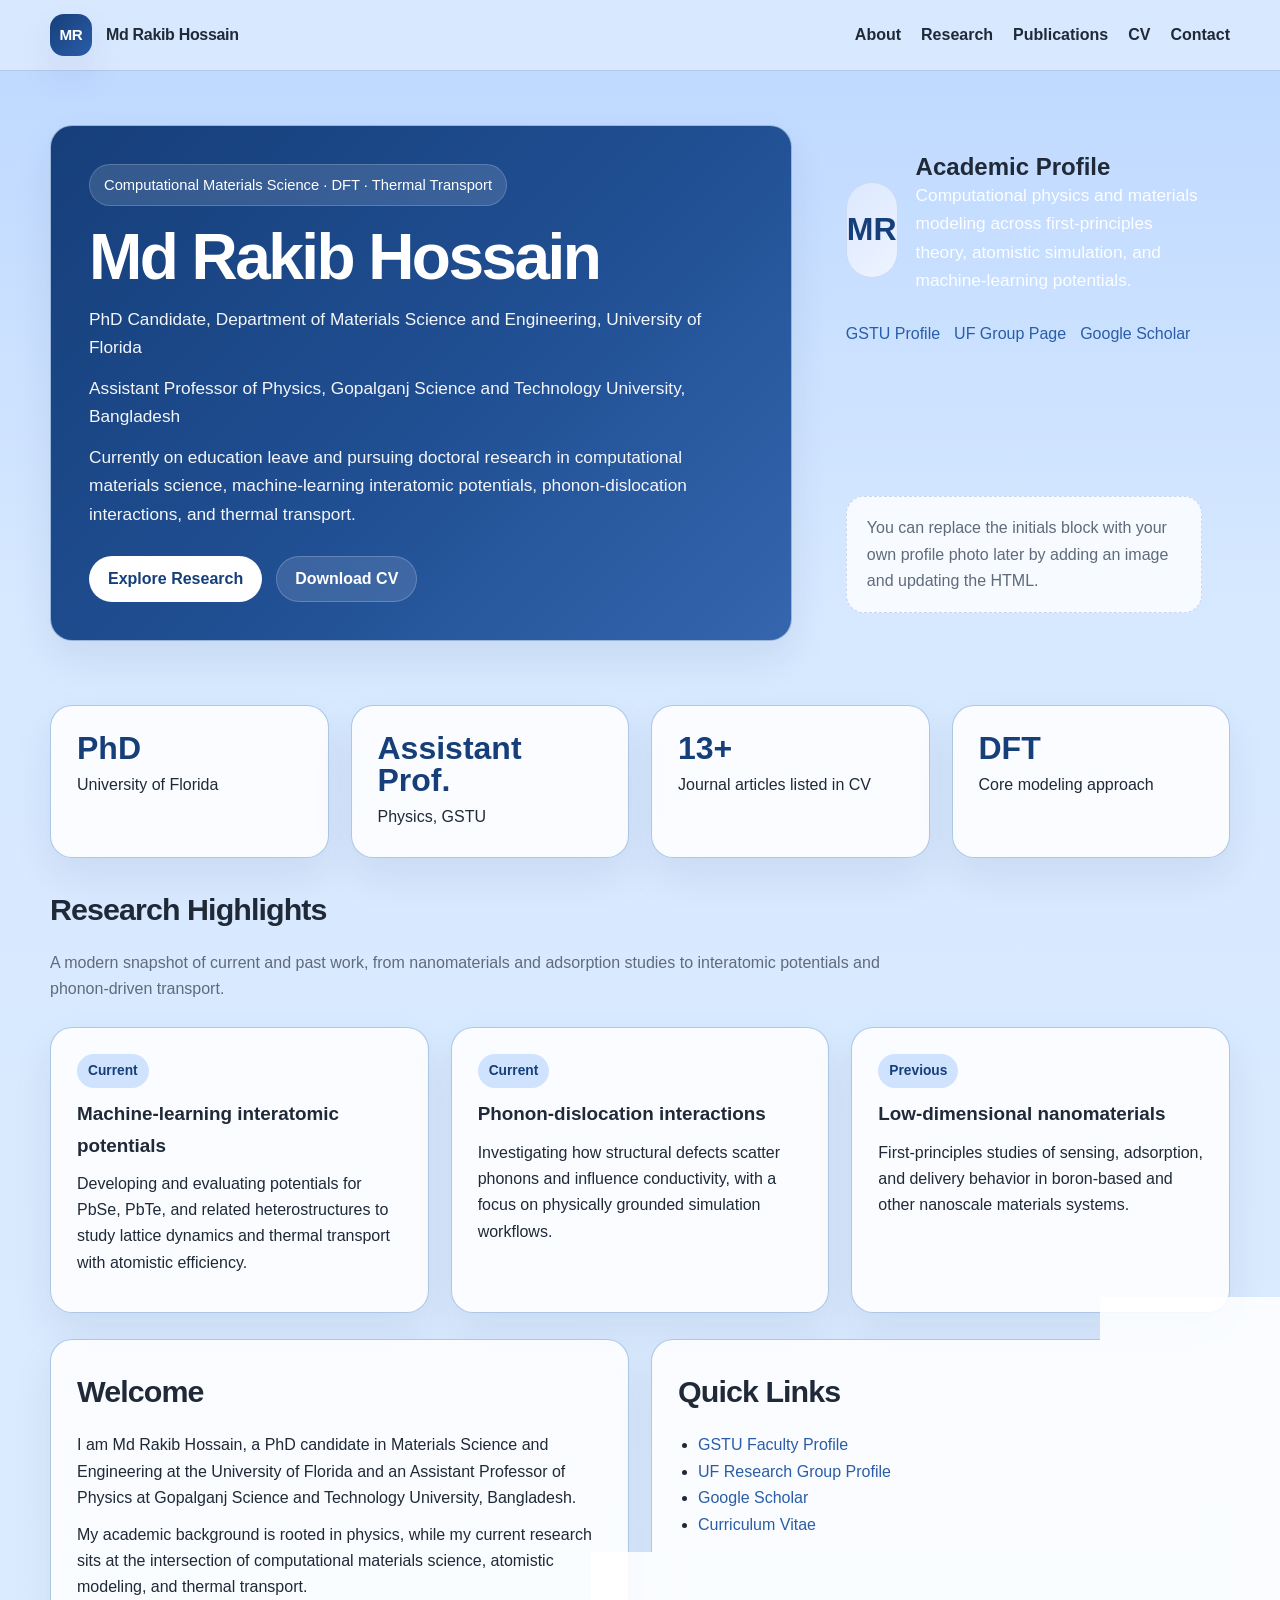
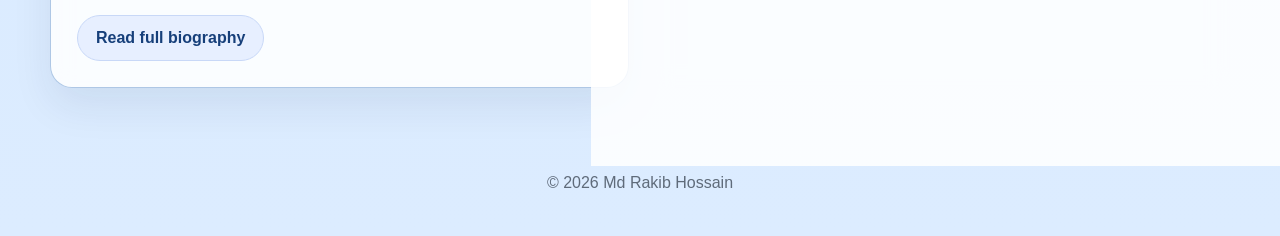
<file: index.html>
<!DOCTYPE html>
<html lang="en">
<head>
  <meta charset="UTF-8" />
  <meta name="viewport" content="width=device-width, initial-scale=1.0" />
  <title>Md Rakib Hossain</title>
  <link rel="stylesheet" href="style.css" />
</head>
<body>
  <header class="site-header">
    <div class="container nav-wrap">
      <a class="brand" href="index.html"><span class="brand-mark">MR</span><span>Md Rakib Hossain</span></a>
      <nav class="nav-links">
        <a href="about.html">About</a>
        <a href="research.html">Research</a>
        <a href="publications.html">Publications</a>
        <a href="cv.html">CV</a>
        <a href="contact.html">Contact</a>
      </nav>
    </div>
  </header>

  <section class="hero">
    <div class="container hero-grid">
      <div class="hero-card">
        <div class="eyebrow">Computational Materials Science · DFT · Thermal Transport</div>
        <h1>Md Rakib Hossain</h1>
        <p>PhD Candidate, Department of Materials Science and Engineering, University of Florida</p>
        <p>Assistant Professor of Physics, Gopalganj Science and Technology University, Bangladesh</p>
        <p>Currently on education leave and pursuing doctoral research in computational materials science, machine-learning interatomic potentials, phonon-dislocation interactions, and thermal transport.</p>
        <div class="hero-actions">
          <a class="button primary" href="research.html">Explore Research</a>
          <a class="button secondary" href="CV.pdf" target="_blank">Download CV</a>
        </div>
      </div>

      <aside class="profile-panel">
        <div>
          <div class="profile-top">
            <div class="profile-photo">MR</div>
            <div>
              <h2>Academic Profile</h2>
              <p class="small">Computational physics and materials modeling across first-principles theory, atomistic simulation, and machine-learning potentials.</p>
            </div>
          </div>
          <div class="inline-links">
            <a href="https://www.gstu.edu.bd/dev/dept/profile.php?dept=physics&id=9" target="_blank">GSTU Profile</a>
            <a href="https://phillpot.mse.ufl.edu/group-members/" target="_blank">UF Group Page</a>
            <a href="https://scholar.google.com/citations?user=X8uDOxEAAAAJ&hl=en" target="_blank">Google Scholar</a>
          </div>
        </div>
        <div class="note-box">You can replace the initials block with your own profile photo later by adding an image and updating the HTML.</div>
      </aside>
    </div>
  </section>

  <main>
    <div class="container">
      <section class="section">
        <div class="stats-grid">
          <div class="stat"><div class="stat-value">PhD</div><div>University of Florida</div></div>
          <div class="stat"><div class="stat-value">Assistant Prof.</div><div>Physics, GSTU</div></div>
          <div class="stat"><div class="stat-value">13+</div><div>Journal articles listed in CV</div></div>
          <div class="stat"><div class="stat-value">DFT</div><div>Core modeling approach</div></div>
        </div>
      </section>

      <section class="section">
        <h2 class="section-title">Research Highlights</h2>
        <p class="section-lead">A modern snapshot of current and past work, from nanomaterials and adsorption studies to interatomic potentials and phonon-driven transport.</p>
        <div class="feature-grid">
          <article class="feature-card">
            <span class="kicker">Current</span>
            <h3>Machine-learning interatomic potentials</h3>
            <p>Developing and evaluating potentials for PbSe, PbTe, and related heterostructures to study lattice dynamics and thermal transport with atomistic efficiency.</p>
          </article>
          <article class="feature-card">
            <span class="kicker">Current</span>
            <h3>Phonon-dislocation interactions</h3>
            <p>Investigating how structural defects scatter phonons and influence conductivity, with a focus on physically grounded simulation workflows.</p>
          </article>
          <article class="feature-card">
            <span class="kicker">Previous</span>
            <h3>Low-dimensional nanomaterials</h3>
            <p>First-principles studies of sensing, adsorption, and delivery behavior in boron-based and other nanoscale materials systems.</p>
          </article>
        </div>
      </section>

      <section class="section grid-2">
        <article class="card">
          <h2 class="section-title">Welcome</h2>
          <p>I am Md Rakib Hossain, a PhD candidate in Materials Science and Engineering at the University of Florida and an Assistant Professor of Physics at Gopalganj Science and Technology University, Bangladesh.</p>
          <p>My academic background is rooted in physics, while my current research sits at the intersection of computational materials science, atomistic modeling, and thermal transport.</p>
          <div class="inline-links">
            <a class="button ghost" href="about.html">Read full biography</a>
          </div>
        </article>

        <article class="card">
          <h2 class="section-title">Quick Links</h2>
          <ul class="clean-list">
            <li><a href="https://www.gstu.edu.bd/dev/dept/profile.php?dept=physics&id=9" target="_blank">GSTU Faculty Profile</a></li>
            <li><a href="https://phillpot.mse.ufl.edu/group-members/" target="_blank">UF Research Group Profile</a></li>
            <li><a href="https://scholar.google.com/citations?user=X8uDOxEAAAAJ&hl=en" target="_blank">Google Scholar</a></li>
            <li><a href="CV.pdf" target="_blank">Curriculum Vitae</a></li>
          </ul>
        </article>
      </section>
    </div>
  </main>

  <footer class="footer">
    <div class="container">© 2026 Md Rakib Hossain</div>
  </footer>
</body>
</html>
</file>
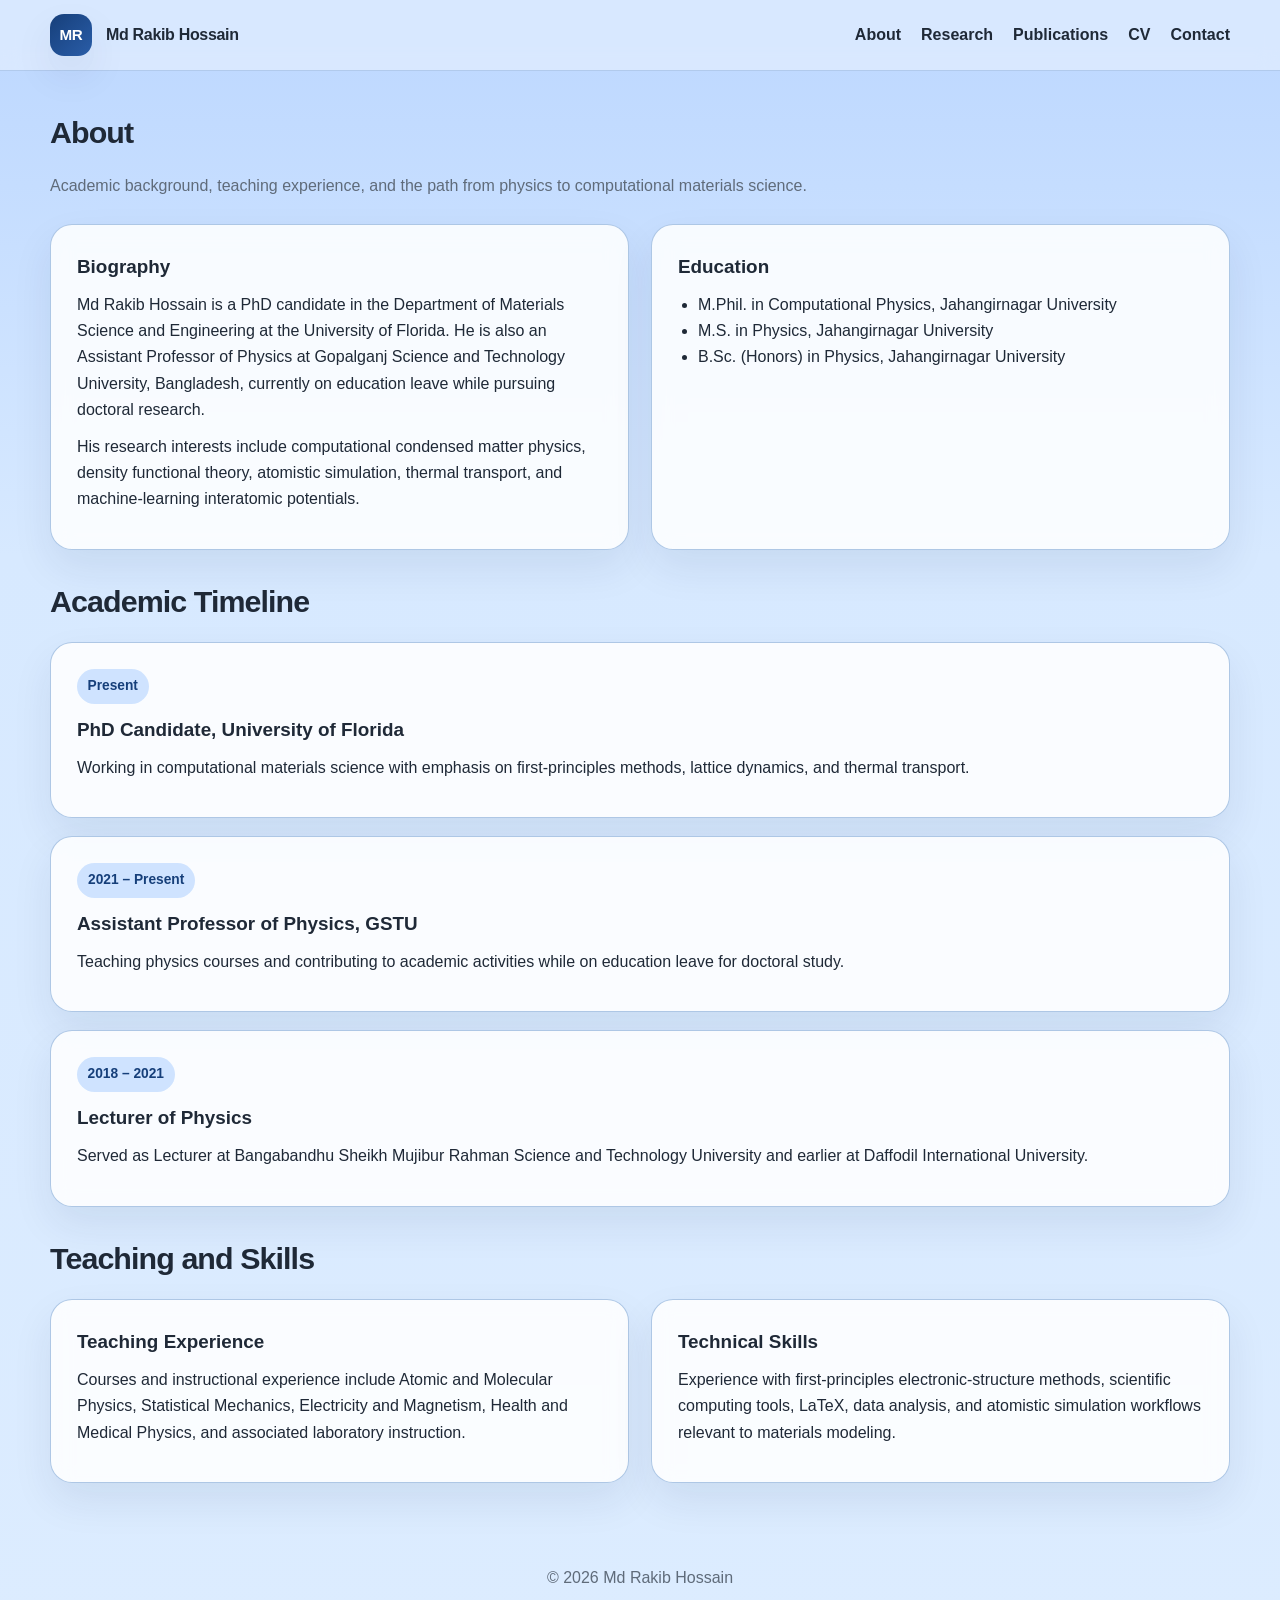
<file: about.html>
<!DOCTYPE html>
<html lang="en">
<head>
  <meta charset="UTF-8" />
  <meta name="viewport" content="width=device-width, initial-scale=1.0" />
  <title>About | Md Rakib Hossain</title>
  <link rel="stylesheet" href="style.css" />
</head>
<body>
  <header class="site-header">
    <div class="container nav-wrap">
      <a class="brand" href="index.html"><span class="brand-mark">MR</span><span>Md Rakib Hossain</span></a>
      <nav class="nav-links">
        <a href="about.html">About</a>
        <a href="research.html">Research</a>
        <a href="publications.html">Publications</a>
        <a href="cv.html">CV</a>
        <a href="contact.html">Contact</a>
      </nav>
    </div>
  </header>

  <main>
    <div class="container">
      <section class="section">
        <h1 class="section-title">About</h1>
        <p class="section-lead">Academic background, teaching experience, and the path from physics to computational materials science.</p>
        <div class="grid-2">
          <article class="card">
            <h3>Biography</h3>
            <p>Md Rakib Hossain is a PhD candidate in the Department of Materials Science and Engineering at the University of Florida. He is also an Assistant Professor of Physics at Gopalganj Science and Technology University, Bangladesh, currently on education leave while pursuing doctoral research.</p>
            <p>His research interests include computational condensed matter physics, density functional theory, atomistic simulation, thermal transport, and machine-learning interatomic potentials.</p>
          </article>
          <article class="card">
            <h3>Education</h3>
            <ul class="clean-list">
              <li>M.Phil. in Computational Physics, Jahangirnagar University</li>
              <li>M.S. in Physics, Jahangirnagar University</li>
              <li>B.Sc. (Honors) in Physics, Jahangirnagar University</li>
            </ul>
          </article>
        </div>
      </section>

      <section class="section">
        <h2 class="section-title">Academic Timeline</h2>
        <div class="timeline">
          <article class="timeline-item">
            <span class="kicker">Present</span>
            <h3>PhD Candidate, University of Florida</h3>
            <p>Working in computational materials science with emphasis on first-principles methods, lattice dynamics, and thermal transport.</p>
          </article>
          <article class="timeline-item">
            <span class="kicker">2021 – Present</span>
            <h3>Assistant Professor of Physics, GSTU</h3>
            <p>Teaching physics courses and contributing to academic activities while on education leave for doctoral study.</p>
          </article>
          <article class="timeline-item">
            <span class="kicker">2018 – 2021</span>
            <h3>Lecturer of Physics</h3>
            <p>Served as Lecturer at Bangabandhu Sheikh Mujibur Rahman Science and Technology University and earlier at Daffodil International University.</p>
          </article>
        </div>
      </section>

      <section class="section">
        <h2 class="section-title">Teaching and Skills</h2>
        <div class="grid-2">
          <article class="card">
            <h3>Teaching Experience</h3>
            <p>Courses and instructional experience include Atomic and Molecular Physics, Statistical Mechanics, Electricity and Magnetism, Health and Medical Physics, and associated laboratory instruction.</p>
          </article>
          <article class="card">
            <h3>Technical Skills</h3>
            <p>Experience with first-principles electronic-structure methods, scientific computing tools, LaTeX, data analysis, and atomistic simulation workflows relevant to materials modeling.</p>
          </article>
        </div>
      </section>
    </div>
  </main>

  <footer class="footer"><div class="container">© 2026 Md Rakib Hossain</div></footer>
</body>
</html>
</file>
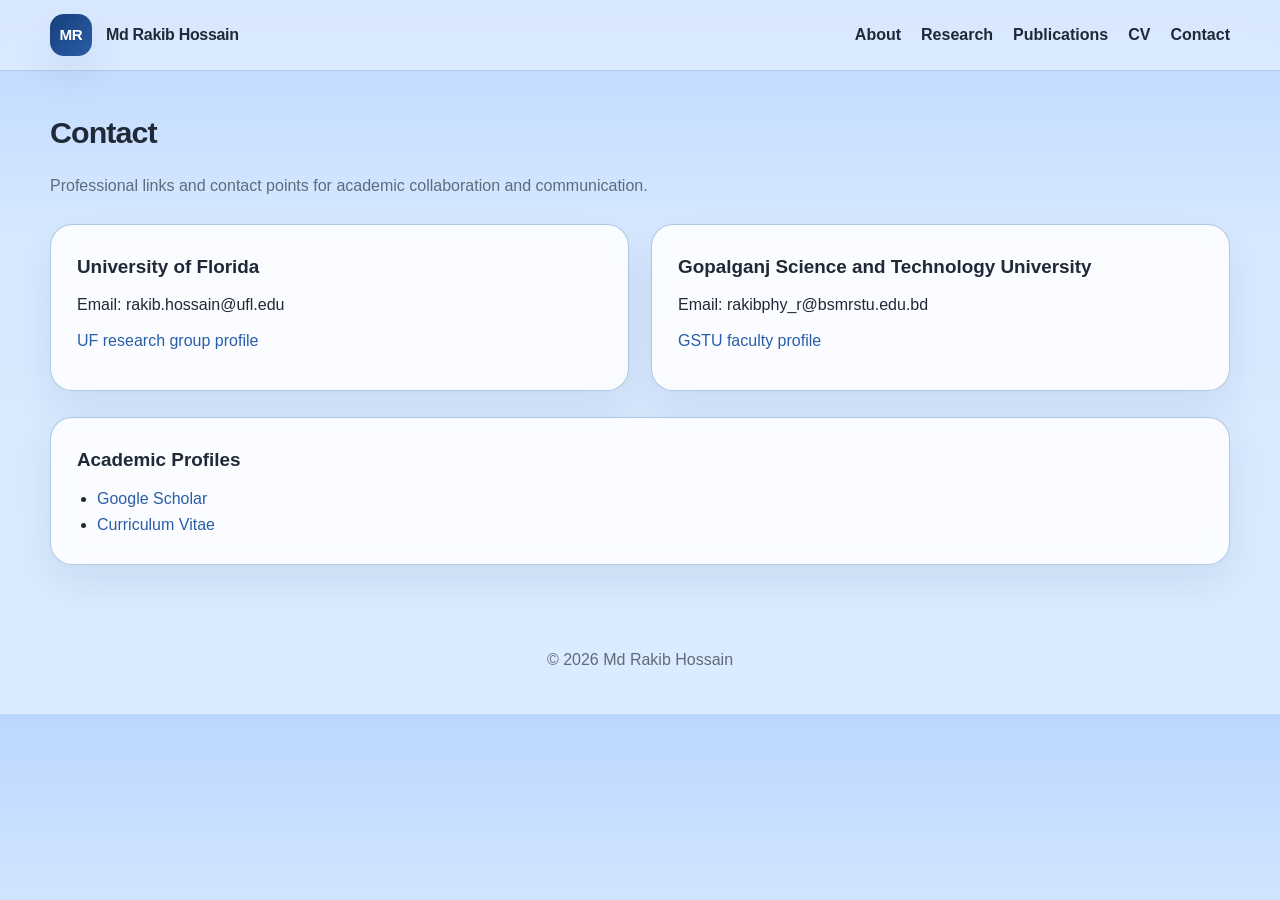
<file: contact.html>
<!DOCTYPE html>
<html lang="en">
<head>
  <meta charset="UTF-8" />
  <meta name="viewport" content="width=device-width, initial-scale=1.0" />
  <title>Contact | Md Rakib Hossain</title>
  <link rel="stylesheet" href="style.css" />
</head>
<body>
  <header class="site-header">
    <div class="container nav-wrap">
      <a class="brand" href="index.html"><span class="brand-mark">MR</span><span>Md Rakib Hossain</span></a>
      <nav class="nav-links">
        <a href="about.html">About</a>
        <a href="research.html">Research</a>
        <a href="publications.html">Publications</a>
        <a href="cv.html">CV</a>
        <a href="contact.html">Contact</a>
      </nav>
    </div>
  </header>

  <main>
    <div class="container">
      <section class="section">
        <h1 class="section-title">Contact</h1>
        <p class="section-lead">Professional links and contact points for academic collaboration and communication.</p>
        <div class="contact-grid">
          <article class="contact-card">
            <h3>University of Florida</h3>
            <p>Email: rakib.hossain@ufl.edu</p>
            <p><a href="https://phillpot.mse.ufl.edu/group-members/" target="_blank">UF research group profile</a></p>
          </article>
          <article class="contact-card">
            <h3>Gopalganj Science and Technology University</h3>
            <p>Email: rakibphy_r@bsmrstu.edu.bd</p>
            <p><a href="https://www.gstu.edu.bd/dev/dept/profile.php?dept=physics&id=9" target="_blank">GSTU faculty profile</a></p>
          </article>
        </div>
        <div class="card section">
          <h3>Academic Profiles</h3>
          <ul class="clean-list">
            <li><a href="https://scholar.google.com/citations?user=X8uDOxEAAAAJ&hl=en" target="_blank">Google Scholar</a></li>
            <li><a href="CV.pdf" target="_blank">Curriculum Vitae</a></li>
          </ul>
        </div>
      </section>
    </div>
  </main>

  <footer class="footer"><div class="container">© 2026 Md Rakib Hossain</div></footer>
</body>
</html>
</file>
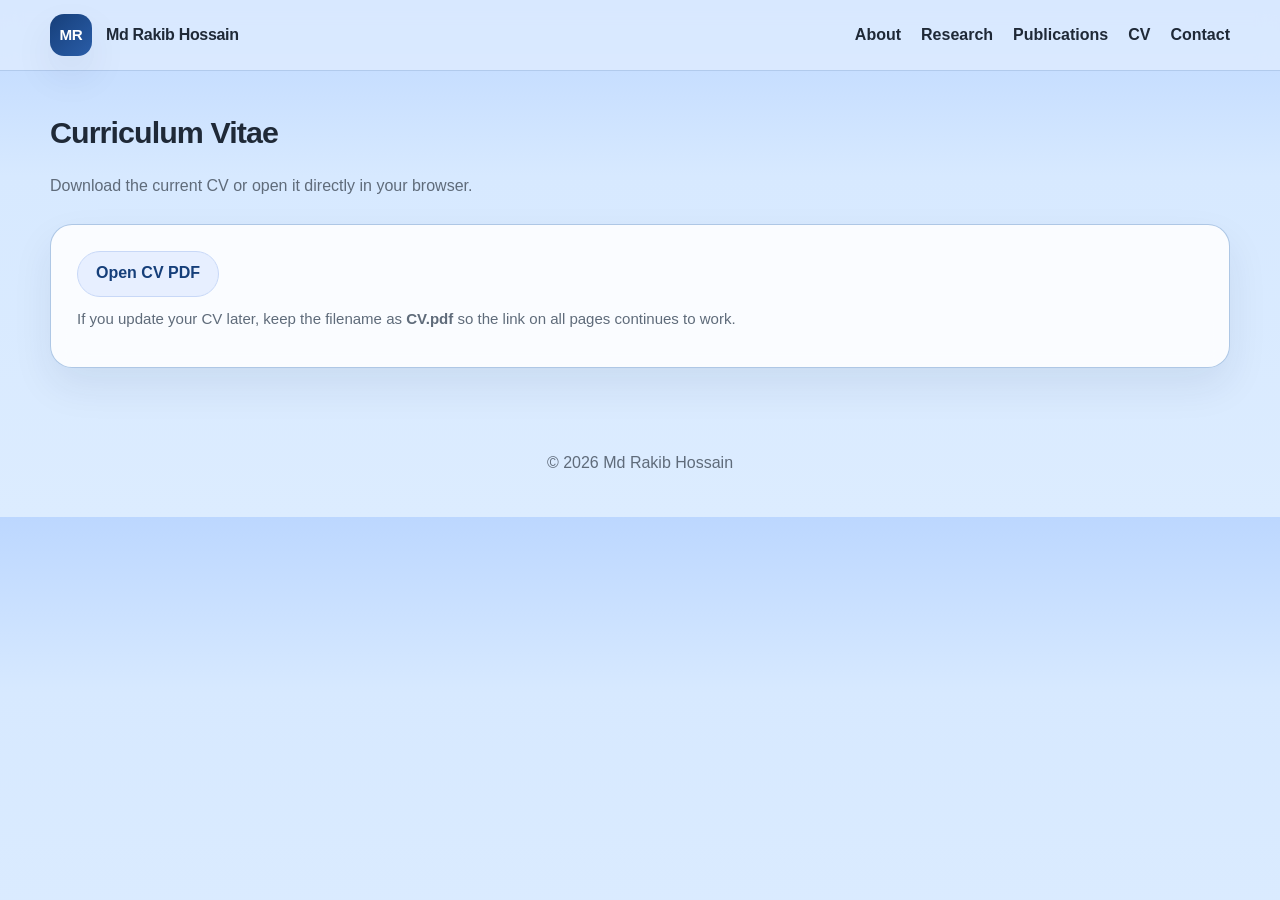
<file: cv.html>
<!DOCTYPE html>
<html lang="en">
<head>
  <meta charset="UTF-8" />
  <meta name="viewport" content="width=device-width, initial-scale=1.0" />
  <title>CV | Md Rakib Hossain</title>
  <link rel="stylesheet" href="style.css" />
</head>
<body>
  <header class="site-header">
    <div class="container nav-wrap">
      <a class="brand" href="index.html"><span class="brand-mark">MR</span><span>Md Rakib Hossain</span></a>
      <nav class="nav-links">
        <a href="about.html">About</a>
        <a href="research.html">Research</a>
        <a href="publications.html">Publications</a>
        <a href="cv.html">CV</a>
        <a href="contact.html">Contact</a>
      </nav>
    </div>
  </header>

  <main>
    <div class="container">
      <section class="section">
        <h1 class="section-title">Curriculum Vitae</h1>
        <p class="section-lead">Download the current CV or open it directly in your browser.</p>
        <div class="card">
          <p><a class="button ghost" href="CV.pdf" target="_blank">Open CV PDF</a></p>
          <p class="small">If you update your CV later, keep the filename as <strong>CV.pdf</strong> so the link on all pages continues to work.</p>
        </div>
      </section>
    </div>
  </main>

  <footer class="footer"><div class="container">© 2026 Md Rakib Hossain</div></footer>
</body>
</html>
</file>
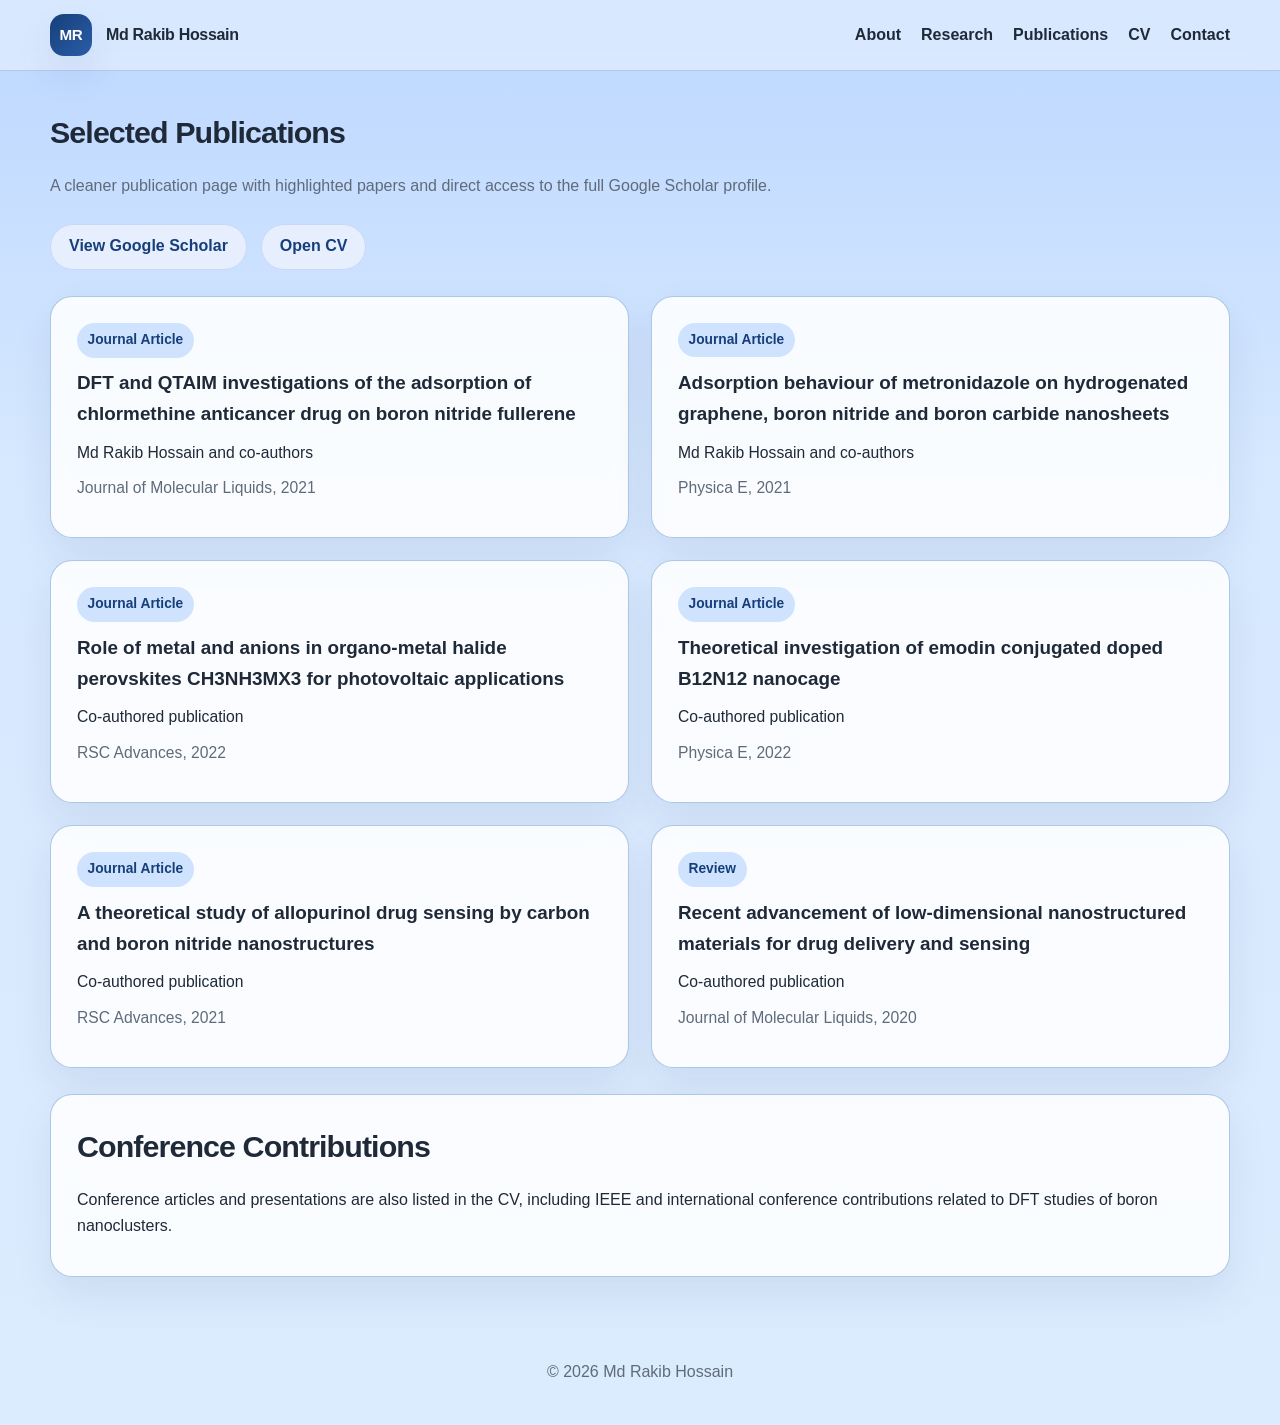
<file: publications.html>
<!DOCTYPE html>
<html lang="en">
<head>
  <meta charset="UTF-8" />
  <meta name="viewport" content="width=device-width, initial-scale=1.0" />
  <title>Publications | Md Rakib Hossain</title>
  <link rel="stylesheet" href="style.css" />
</head>
<body>
  <header class="site-header">
    <div class="container nav-wrap">
      <a class="brand" href="index.html"><span class="brand-mark">MR</span><span>Md Rakib Hossain</span></a>
      <nav class="nav-links">
        <a href="about.html">About</a>
        <a href="research.html">Research</a>
        <a href="publications.html">Publications</a>
        <a href="cv.html">CV</a>
        <a href="contact.html">Contact</a>
      </nav>
    </div>
  </header>

  <main>
    <div class="container">
      <section class="section">
        <h1 class="section-title">Selected Publications</h1>
        <p class="section-lead">A cleaner publication page with highlighted papers and direct access to the full Google Scholar profile.</p>
        <div class="inline-links">
          <a class="button ghost" href="https://scholar.google.com/citations?user=X8uDOxEAAAAJ&hl=en" target="_blank">View Google Scholar</a>
          <a class="button ghost" href="CV.pdf" target="_blank">Open CV</a>
        </div>
      </section>

      <section class="section pub-grid">
        <article class="pub-item">
          <span class="kicker">Journal Article</span>
          <h3>DFT and QTAIM investigations of the adsorption of chlormethine anticancer drug on boron nitride fullerene</h3>
          <p class="authors">Md Rakib Hossain and co-authors</p>
          <p class="journal">Journal of Molecular Liquids, 2021</p>
        </article>

        <article class="pub-item">
          <span class="kicker">Journal Article</span>
          <h3>Adsorption behaviour of metronidazole on hydrogenated graphene, boron nitride and boron carbide nanosheets</h3>
          <p class="authors">Md Rakib Hossain and co-authors</p>
          <p class="journal">Physica E, 2021</p>
        </article>

        <article class="pub-item">
          <span class="kicker">Journal Article</span>
          <h3>Role of metal and anions in organo-metal halide perovskites CH3NH3MX3 for photovoltaic applications</h3>
          <p class="authors">Co-authored publication</p>
          <p class="journal">RSC Advances, 2022</p>
        </article>

        <article class="pub-item">
          <span class="kicker">Journal Article</span>
          <h3>Theoretical investigation of emodin conjugated doped B12N12 nanocage</h3>
          <p class="authors">Co-authored publication</p>
          <p class="journal">Physica E, 2022</p>
        </article>

        <article class="pub-item">
          <span class="kicker">Journal Article</span>
          <h3>A theoretical study of allopurinol drug sensing by carbon and boron nitride nanostructures</h3>
          <p class="authors">Co-authored publication</p>
          <p class="journal">RSC Advances, 2021</p>
        </article>

        <article class="pub-item">
          <span class="kicker">Review</span>
          <h3>Recent advancement of low-dimensional nanostructured materials for drug delivery and sensing</h3>
          <p class="authors">Co-authored publication</p>
          <p class="journal">Journal of Molecular Liquids, 2020</p>
        </article>
      </section>

      <section class="section">
        <div class="card">
          <h2 class="section-title">Conference Contributions</h2>
          <p>Conference articles and presentations are also listed in the CV, including IEEE and international conference contributions related to DFT studies of boron nanoclusters.</p>
        </div>
      </section>
    </div>
  </main>

  <footer class="footer"><div class="container">© 2026 Md Rakib Hossain</div></footer>
</body>
</html>
</file>
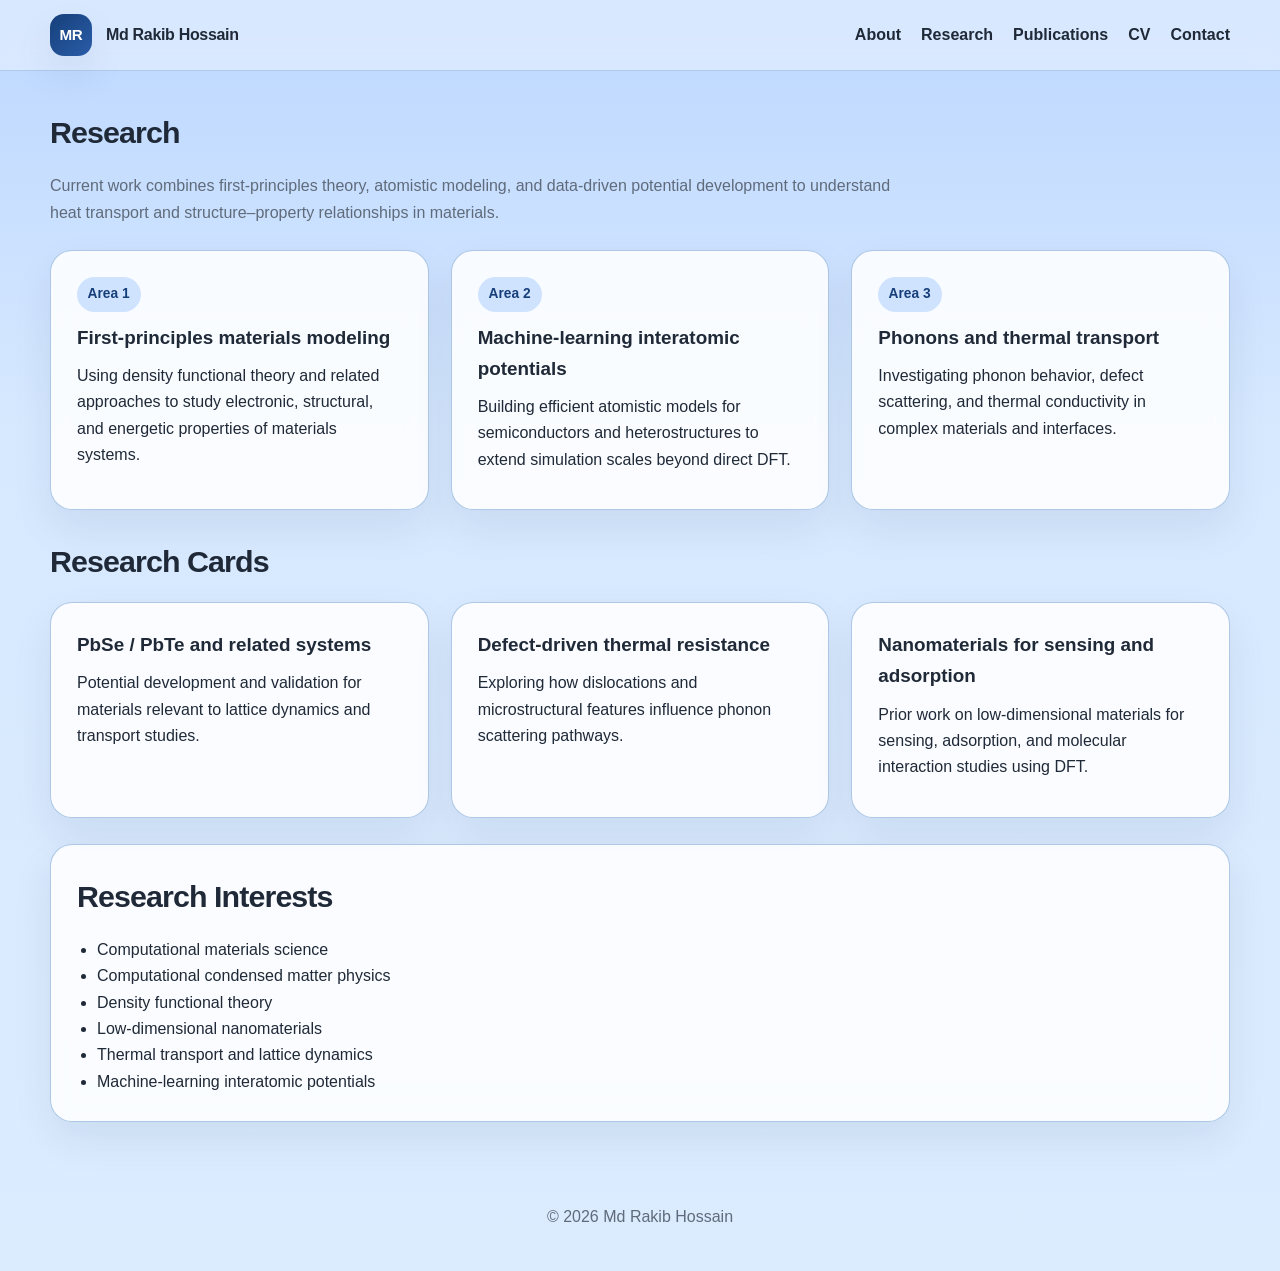
<file: research.html>
<!DOCTYPE html>
<html lang="en">
<head>
  <meta charset="UTF-8" />
  <meta name="viewport" content="width=device-width, initial-scale=1.0" />
  <title>Research | Md Rakib Hossain</title>
  <link rel="stylesheet" href="style.css" />
</head>
<body>
  <header class="site-header">
    <div class="container nav-wrap">
      <a class="brand" href="index.html"><span class="brand-mark">MR</span><span>Md Rakib Hossain</span></a>
      <nav class="nav-links">
        <a href="about.html">About</a>
        <a href="research.html">Research</a>
        <a href="publications.html">Publications</a>
        <a href="cv.html">CV</a>
        <a href="contact.html">Contact</a>
      </nav>
    </div>
  </header>

  <main>
    <div class="container">
      <section class="section">
        <h1 class="section-title">Research</h1>
        <p class="section-lead">Current work combines first-principles theory, atomistic modeling, and data-driven potential development to understand heat transport and structure–property relationships in materials.</p>
        <div class="feature-grid">
          <article class="feature-card">
            <span class="kicker">Area 1</span>
            <h3>First-principles materials modeling</h3>
            <p>Using density functional theory and related approaches to study electronic, structural, and energetic properties of materials systems.</p>
          </article>
          <article class="feature-card">
            <span class="kicker">Area 2</span>
            <h3>Machine-learning interatomic potentials</h3>
            <p>Building efficient atomistic models for semiconductors and heterostructures to extend simulation scales beyond direct DFT.</p>
          </article>
          <article class="feature-card">
            <span class="kicker">Area 3</span>
            <h3>Phonons and thermal transport</h3>
            <p>Investigating phonon behavior, defect scattering, and thermal conductivity in complex materials and interfaces.</p>
          </article>
        </div>
      </section>

      <section class="section">
        <h2 class="section-title">Research Cards</h2>
        <div class="grid-3">
          <article class="card">
            <h3>PbSe / PbTe and related systems</h3>
            <p>Potential development and validation for materials relevant to lattice dynamics and transport studies.</p>
          </article>
          <article class="card">
            <h3>Defect-driven thermal resistance</h3>
            <p>Exploring how dislocations and microstructural features influence phonon scattering pathways.</p>
          </article>
          <article class="card">
            <h3>Nanomaterials for sensing and adsorption</h3>
            <p>Prior work on low-dimensional materials for sensing, adsorption, and molecular interaction studies using DFT.</p>
          </article>
        </div>
      </section>

      <section class="section">
        <div class="card">
          <h2 class="section-title">Research Interests</h2>
          <ul class="clean-list">
            <li>Computational materials science</li>
            <li>Computational condensed matter physics</li>
            <li>Density functional theory</li>
            <li>Low-dimensional nanomaterials</li>
            <li>Thermal transport and lattice dynamics</li>
            <li>Machine-learning interatomic potentials</li>
          </ul>
        </div>
      </section>
    </div>
  </main>

  <footer class="footer"><div class="container">© 2026 Md Rakib Hossain</div></footer>
</body>
</html>
</file>
<file: style.css>
:root {
  --bg: #dcecff;
  --surface: rgba(255, 255, 255, 0.86);
  --surface-2: #cfe3ff;
  --text: #1f2937;
  --muted: #5f6b7a;
  --line: #d7e0ec;
  --primary: #163f7a;
  --primary-2: #2a5da8;
  --accent: #e7efff;
  --shadow: 0 18px 40px rgba(16, 38, 74, 0.08);
  --radius: 22px;
  --container: 1180px;
}

* { box-sizing: border-box; }
html { scroll-behavior: smooth; }
body {
  margin: 0;
  font-family: Inter, "Segoe UI", Roboto, Arial, sans-serif;
  background: linear-gradient(180deg, #bcd7ff 0%, #d7e9ff 34%, var(--bg) 100%);
  color: var(--text);
  line-height: 1.65;
}

a { color: var(--primary-2); text-decoration: none; }
a:hover { text-decoration: underline; }

.container {
  width: min(var(--container), calc(100% - 32px));
  margin: 0 auto;
}

.site-header {
  position: sticky;
  top: 0;
  z-index: 50;
  backdrop-filter: blur(10px);
  background: rgba(223, 236, 255, 0.82);
  border-bottom: 1px solid rgba(168, 196, 232, 0.8);
}

.nav-wrap {
  display: flex;
  align-items: center;
  justify-content: space-between;
  gap: 20px;
  padding: 14px 0;
}

.brand {
  display: flex;
  align-items: center;
  gap: 14px;
  color: var(--text);
  font-weight: 800;
  letter-spacing: -0.02em;
}

.brand-mark {
  width: 42px;
  height: 42px;
  border-radius: 14px;
  display: grid;
  place-items: center;
  background: linear-gradient(135deg, var(--primary) 0%, var(--primary-2) 100%);
  color: #fff;
  font-size: 0.95rem;
  box-shadow: var(--shadow);
}

.nav-links {
  display: flex;
  flex-wrap: wrap;
  gap: 20px;
}

.nav-links a {
  color: var(--text);
  font-weight: 600;
}

.hero {
  padding: 54px 0 28px;
}

.hero-grid {
  display: grid;
  grid-template-columns: 1.8fr 1fr;
  gap: 26px;
  align-items: stretch;
}

.hero-card,
.card,
.stat,
.timeline-item,
.pub-item,
.contact-card,
.feature-card {
  background: var(--surface);
  backdrop-filter: blur(10px);
  border: 1px solid rgba(166, 193, 227, 0.9);
  border-radius: var(--radius);
  box-shadow: var(--shadow);
}

.hero-card {
  padding: 38px;
  background: linear-gradient(135deg, #163f7a 0%, #204f93 55%, #3566ae 100%);
  color: #fff;
}

.eyebrow {
  display: inline-flex;
  gap: 8px;
  align-items: center;
  background: rgba(255,255,255,0.13);
  border: 1px solid rgba(255,255,255,0.18);
  padding: 8px 14px;
  border-radius: 999px;
  font-size: 0.92rem;
  margin-bottom: 18px;
}

.hero h1 {
  margin: 0 0 14px;
  font-size: clamp(2.4rem, 5vw, 4rem);
  line-height: 1.04;
  letter-spacing: -0.04em;
}

.hero p {
  margin: 0 0 12px;
  font-size: 1.08rem;
  color: rgba(255,255,255,0.95);
}

.hero-actions {
  display: flex;
  flex-wrap: wrap;
  gap: 14px;
  margin-top: 28px;
}

.button {
  display: inline-flex;
  align-items: center;
  justify-content: center;
  min-height: 46px;
  padding: 0 18px;
  border-radius: 999px;
  border: 1px solid transparent;
  font-weight: 700;
  transition: 0.2s ease;
}

.button.primary {
  background: #fff;
  color: var(--primary);
}

.button.secondary {
  background: rgba(255,255,255,0.12);
  color: #fff;
  border-color: rgba(255,255,255,0.2);
}

.button.ghost {
  background: var(--accent);
  color: var(--primary);
  border-color: #c8d8f7;
}

.button:hover { transform: translateY(-1px); text-decoration: none; }

.profile-panel {
  padding: 28px;
  display: flex;
  flex-direction: column;
  justify-content: space-between;
}

.profile-top {
  display: flex;
  align-items: center;
  gap: 18px;
}

.profile-photo {
  width: 96px;
  height: 96px;
  border-radius: 28px;
  display: grid;
  place-items: center;
  background: linear-gradient(135deg, #dce8ff 0%, #eef4ff 100%);
  color: var(--primary);
  font-size: 2rem;
  font-weight: 800;
  border: 1px solid #cddbf1;
}

.profile-panel h2 {
  margin: 0;
  font-size: 1.5rem;
  line-height: 1.15;
}

.muted, .small { color: var(--muted); }
.small { font-size: 0.94rem; }

.quick-list,
.clean-list {
  margin: 0;
  padding-left: 20px;
}

main {
  padding: 10px 0 56px;
}

.section {
  margin-top: 26px;
}

.section-title {
  margin: 0 0 16px;
  font-size: 1.9rem;
  letter-spacing: -0.03em;
}

.section-lead {
  margin: 0 0 24px;
  color: var(--muted);
  max-width: 850px;
}

.grid-3,
.grid-2,
.feature-grid,
.stats-grid,
.contact-grid,
.pub-grid {
  display: grid;
  gap: 22px;
}

.grid-3, .feature-grid { grid-template-columns: repeat(3, minmax(0, 1fr)); }
.grid-2, .contact-grid, .pub-grid { grid-template-columns: repeat(2, minmax(0, 1fr)); }
.stats-grid { grid-template-columns: repeat(4, minmax(0, 1fr)); }

.card,
.feature-card,
.contact-card,
.pub-item,
.timeline-item,
.stat {
  padding: 26px;
}

.card h3,
.feature-card h3,
.contact-card h3,
.pub-item h3,
.timeline-item h3,
.stat h3 {
  margin: 0 0 10px;
  font-size: 1.18rem;
}

.kicker {
  display: inline-block;
  margin-bottom: 10px;
  padding: 6px 11px;
  background: var(--surface-2);
  border-radius: 999px;
  color: var(--primary);
  font-size: 0.86rem;
  font-weight: 700;
}

.stat-value {
  font-size: 2rem;
  font-weight: 800;
  color: var(--primary);
  line-height: 1;
  margin-bottom: 8px;
}

.timeline {
  display: grid;
  gap: 18px;
}

.timeline-item p,
.pub-item p,
.card p,
.contact-card p,
.feature-card p {
  margin: 0 0 10px;
}

.pub-item .authors,
.pub-item .journal {
  font-size: 0.98rem;
}

.pub-item .journal {
  color: var(--muted);
}

.inline-links {
  display: flex;
  flex-wrap: wrap;
  gap: 14px;
  margin-top: 14px;
}

.footer {
  padding: 26px 0 40px;
  color: var(--muted);
  text-align: center;
}

.note-box {
  padding: 18px 20px;
  background: #f7faff;
  border: 1px dashed #c7d7f0;
  border-radius: 18px;
  color: var(--muted);
}

@media (max-width: 980px) {
  .hero-grid,
  .grid-3,
  .feature-grid,
  .stats-grid,
  .grid-2,
  .contact-grid,
  .pub-grid {
    grid-template-columns: 1fr;
  }

  .nav-wrap {
    flex-direction: column;
    align-items: flex-start;
  }

  .hero-card,
  .profile-panel {
    padding: 26px;
  }
}

@media (max-width: 640px) {
  .container { width: min(var(--container), calc(100% - 20px)); }
  .hero { padding-top: 28px; }
  .hero h1 { font-size: 2.4rem; }
  .profile-top { flex-direction: column; align-items: flex-start; }
  .nav-links { gap: 14px; }
}
</file>
